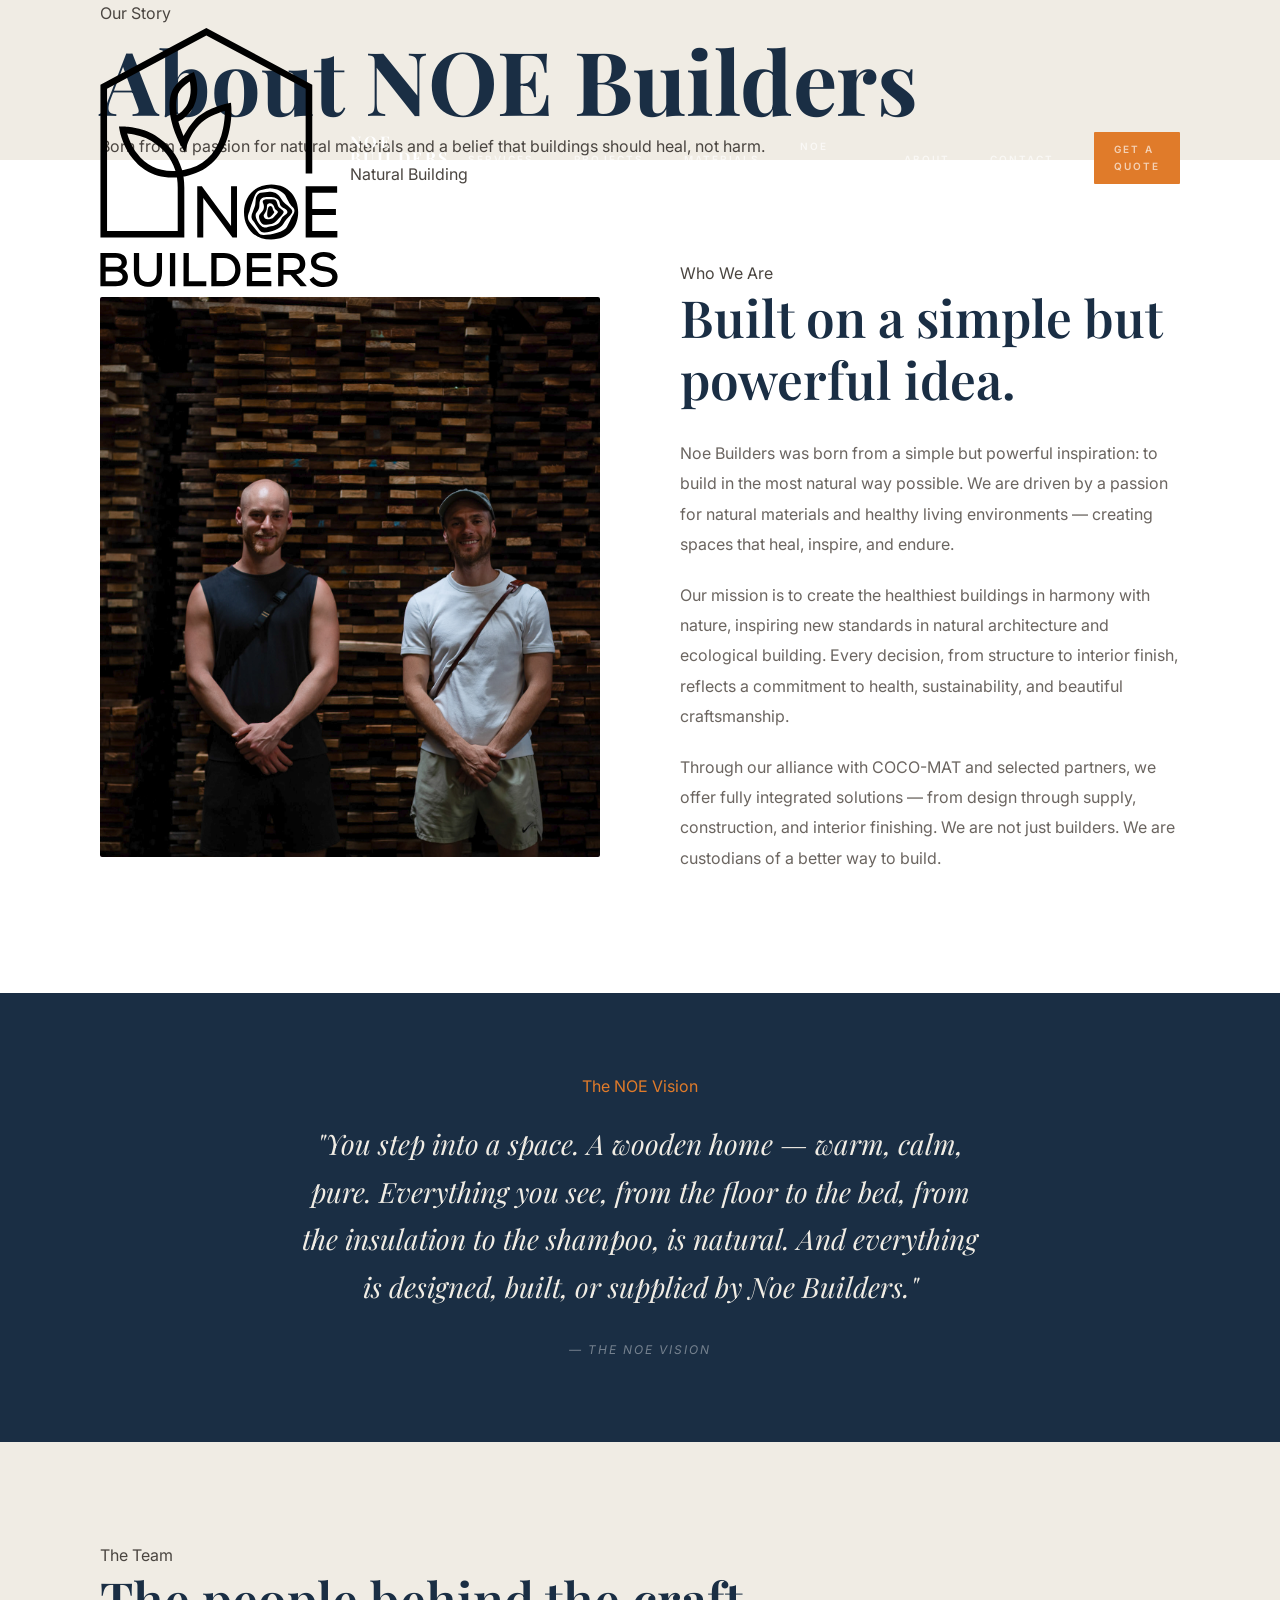
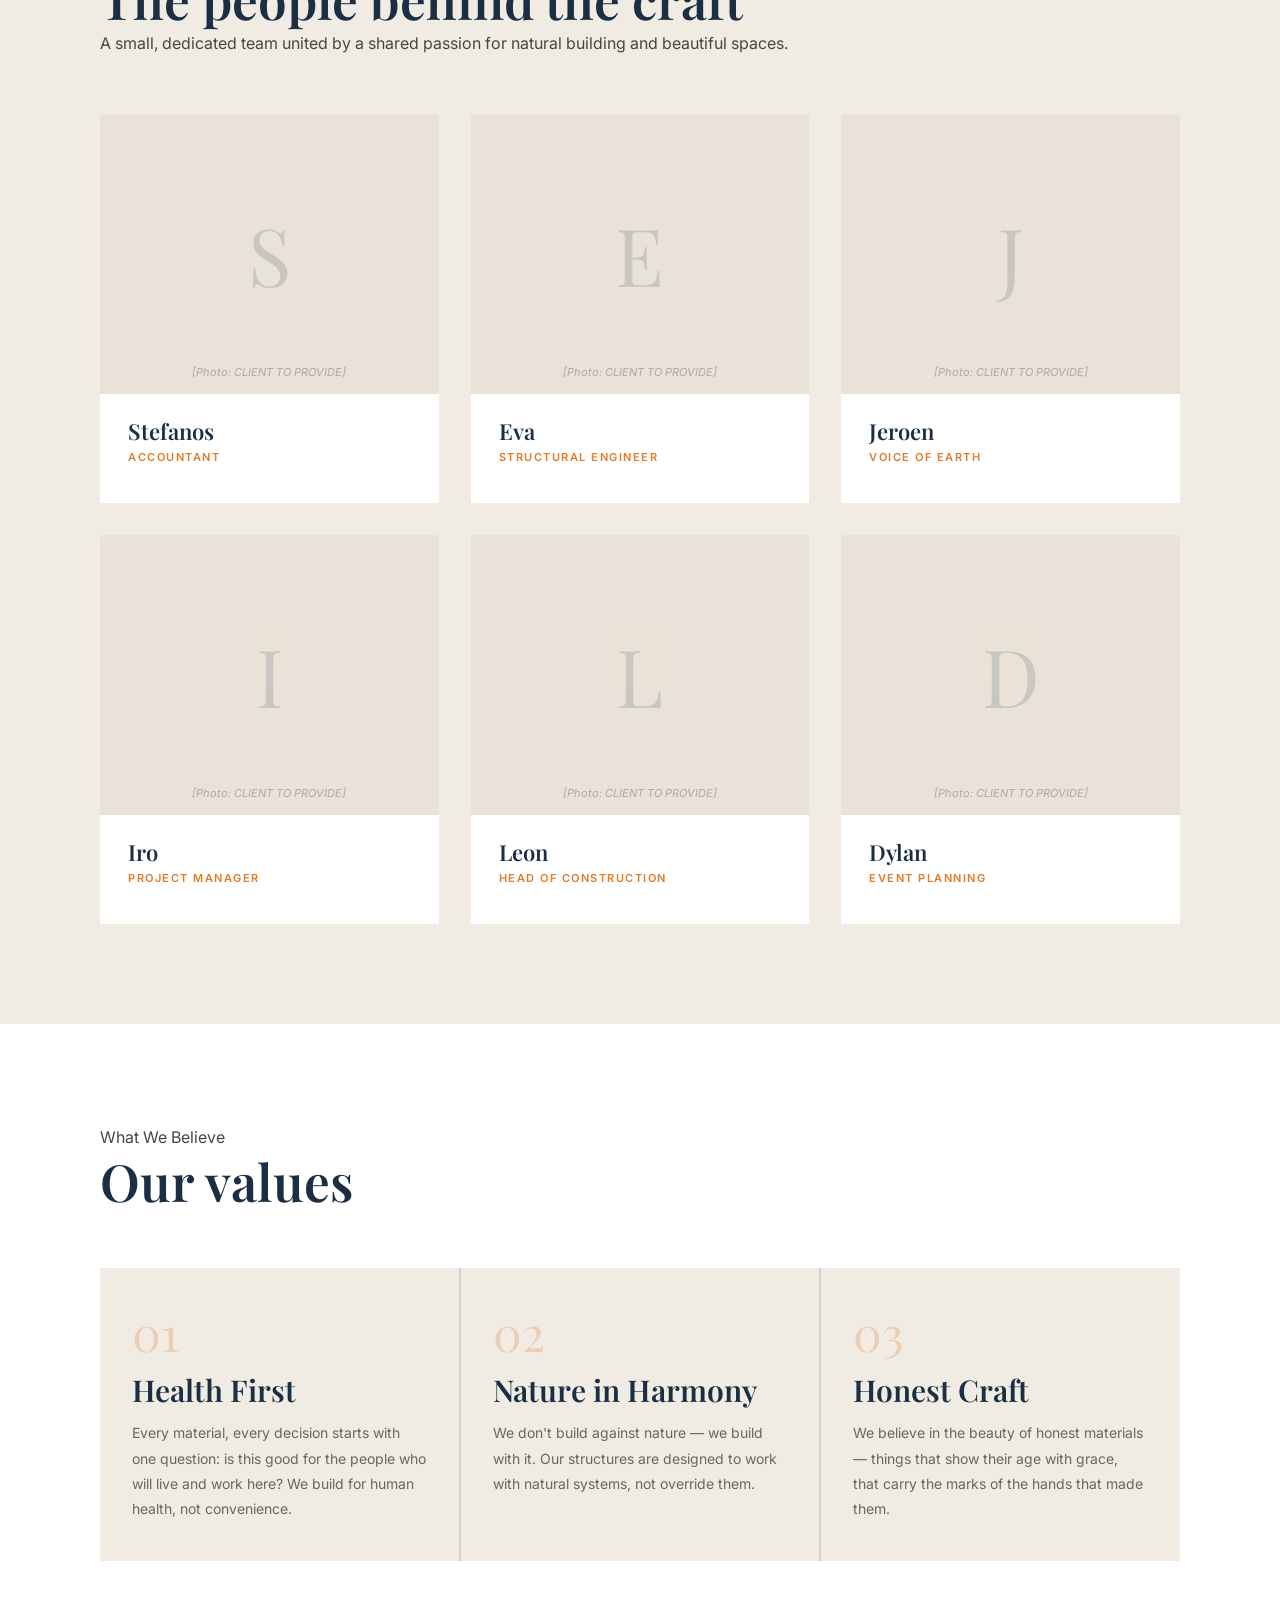
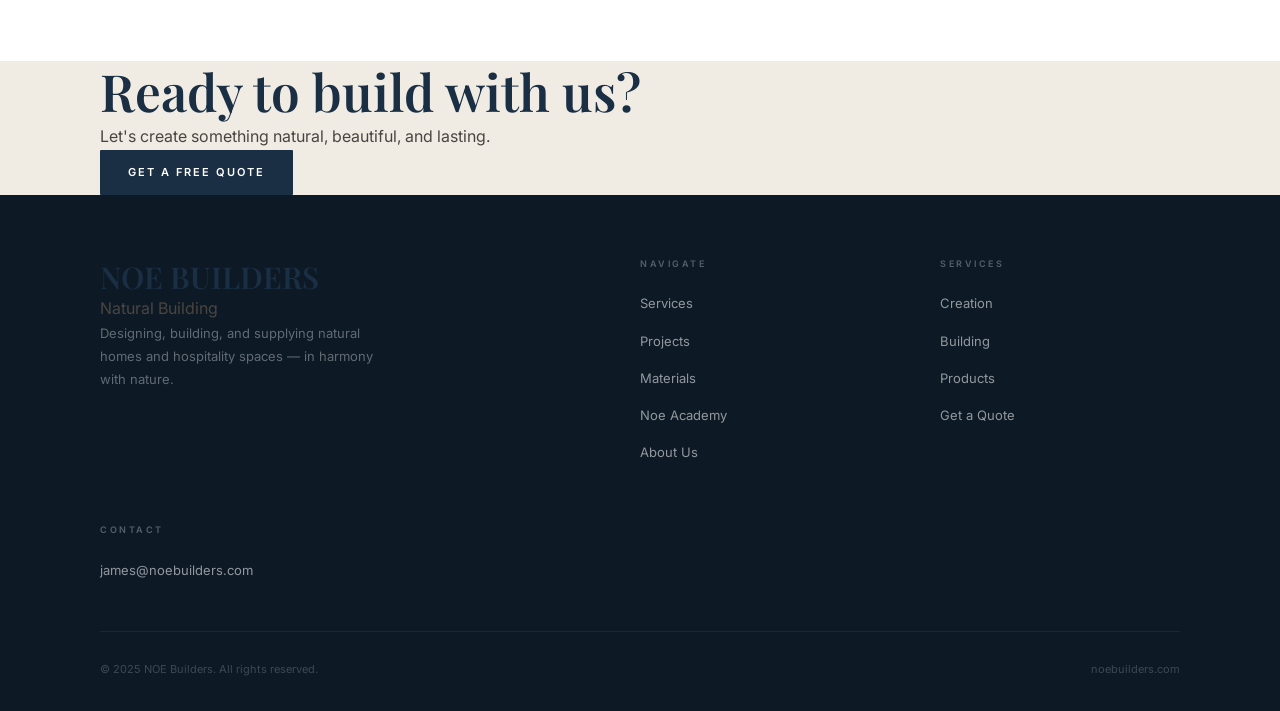
<file: about.html>
<!DOCTYPE html>
<html lang="en">
<head>
  <meta charset="UTF-8" />
  <meta name="viewport" content="width=device-width, initial-scale=1.0" />
  <title>About — NOE Builders</title>
  <link rel="stylesheet" href="css/style.css" />
  <style>
    .fade-in { opacity: 0; transform: translateY(24px); transition: opacity 0.7s ease, transform 0.7s ease; }
    .fade-in.visible { opacity: 1; transform: translateY(0); }
    .fade-in-delay-1 { transition-delay: 0.1s; }
    .fade-in-delay-2 { transition-delay: 0.2s; }

    .about-story {
      padding: 100px 0;
      background: #fff;
    }

    .about-story .container {
      display: grid;
      grid-template-columns: 1fr 1fr;
      gap: 80px;
      align-items: center;
    }

    .about-img {
      height: 560px;
      border-radius: 2px;
      overflow: hidden;
    }

    .about-img img { height: 100%; }

    .about-text h2 { margin-bottom: 8px; }
    .about-text .divider { margin: 20px 0 28px; }
    .about-text p { color: #6b6560; line-height: 1.9; margin-bottom: 20px; }

    .about-vision {
      padding: 80px 0;
      background: #1a2e44;
    }

    .about-vision .container {
      max-width: 760px;
      text-align: center;
    }

    .about-vision blockquote {
      font-family: 'Playfair Display', serif;
      font-style: italic;
      font-size: clamp(20px, 2.5vw, 28px);
      color: #f0ece4;
      line-height: 1.7;
      margin-bottom: 24px;
    }

    .about-vision cite {
      font-size: 12px;
      letter-spacing: 2px;
      text-transform: uppercase;
      color: rgba(255,255,255,0.4);
    }

    /* Team */
    .team-section {
      padding: 100px 0;
      background: #f0ece4;
    }

    .team-full-grid {
      display: grid;
      grid-template-columns: repeat(3, 1fr);
      gap: 32px;
      margin-top: 56px;
    }

    .team-full-card {
      background: #fff;
      border-radius: 2px;
      overflow: hidden;
      transition: transform 0.3s, box-shadow 0.3s;
    }

    .team-full-card:hover {
      transform: translateY(-4px);
      box-shadow: 0 8px 32px rgba(0,0,0,0.1);
    }

    .team-full-photo {
      height: 280px;
      background: #e8e2d8;
      position: relative;
      overflow: hidden;
    }

    .team-full-photo .initial {
      position: absolute;
      inset: 0;
      display: flex;
      align-items: center;
      justify-content: center;
      font-family: 'Playfair Display', serif;
      font-size: 80px;
      color: #1a2e44;
      opacity: 0.15;
    }

    .team-full-photo .placeholder-text {
      position: absolute;
      bottom: 12px;
      left: 0; right: 0;
      text-align: center;
      font-size: 11px;
      color: #b0a99e;
      font-style: italic;
    }

    .team-full-body {
      padding: 24px 28px;
    }

    .team-full-body h3 { font-size: 22px; margin-bottom: 4px; }

    .team-full-role {
      font-size: 11px;
      font-weight: 600;
      letter-spacing: 1.5px;
      text-transform: uppercase;
      color: #e07b2a;
      margin-bottom: 12px;
    }

    /* Values */
    .values-section {
      padding: 100px 0;
      background: #fff;
    }

    .values-grid {
      display: grid;
      grid-template-columns: repeat(3, 1fr);
      gap: 2px;
      background: #d4cfc8;
      margin-top: 56px;
    }

    .value-card {
      background: #f0ece4;
      padding: 40px 32px;
      transition: background 0.3s;
    }

    .value-card:hover { background: #fff; }

    .value-num {
      font-family: 'Playfair Display', serif;
      font-size: 48px;
      color: #e07b2a;
      opacity: 0.25;
      line-height: 1;
      margin-bottom: 16px;
    }

    .value-card h3 { margin-bottom: 12px; }
    .value-card p { color: #6b6560; font-size: 14px; line-height: 1.8; }

    @media (max-width: 768px) {
      .about-story .container { grid-template-columns: 1fr; }
      .about-img { height: 300px; }
      .team-full-grid { grid-template-columns: 1fr 1fr; }
      .values-grid { grid-template-columns: 1fr; }
    }

    @media (max-width: 480px) {
      .team-full-grid { grid-template-columns: 1fr; }
    }
  </style>
</head>
<body>

  <nav class="navbar scrolled">
    <div class="container nav-inner">
      <a href="index.html" class="nav-logo">
        <div class="nav-logo-icon"><img src="images/logo.svg" alt="NOE Builders Logo" /></div>
        <div class="nav-logo-text">
          <span class="nav-logo-name">NOE BUILDERS</span>
          <span class="nav-logo-tagline">Natural Building</span>
        </div>
      </a>
      <ul class="nav-links">
        <li><a href="services.html">Services</a></li>
        <li><a href="projects.html">Projects</a></li>
        <li><a href="materials.html">Materials</a></li>
        <li><a href="academy.html">Noe Academy</a></li>
        <li><a href="about.html">About</a></li>
        <li><a href="contact.html">Contact</a></li>
        <li><a href="quote.html" class="btn btn-primary nav-cta">Get a Quote</a></li>
      </ul>
      <div class="hamburger"><span></span><span></span><span></span></div>
    </div>
  </nav>

  <div class="page-hero">
    <div class="container">
      <span class="section-label">Our Story</span>
      <h1>About NOE Builders</h1>
      <p>Born from a passion for natural materials and a belief that buildings should heal, not harm.</p>
    </div>
  </div>

  <!-- Story -->
  <section class="about-story">
    <div class="container">
      <div class="about-img fade-in watermark-wrap">
        <img src="images/projects/L1050656.jpg" alt="NOE Builders team at timber warehouse" />
        <span class="watermark">Indonesia · Timber sourcing</span>
      </div>
      <div class="about-text fade-in fade-in-delay-1">
        <span class="section-label">Who We Are</span>
        <h2>Built on a simple but powerful idea.</h2>
        <div class="divider"></div>
        <p>Noe Builders was born from a simple but powerful inspiration: to build in the most natural way possible. We are driven by a passion for natural materials and healthy living environments — creating spaces that heal, inspire, and endure.</p>
        <p>Our mission is to create the healthiest buildings in harmony with nature, inspiring new standards in natural architecture and ecological building. Every decision, from structure to interior finish, reflects a commitment to health, sustainability, and beautiful craftsmanship.</p>
        <p>Through our alliance with COCO-MAT and selected partners, we offer fully integrated solutions — from design through supply, construction, and interior finishing. We are not just builders. We are custodians of a better way to build.</p>
      </div>
    </div>
  </section>

  <!-- Vision Quote -->
  <section class="about-vision">
    <div class="container fade-in">
      <span class="section-label" style="color:#e07b2a">The NOE Vision</span>
      <blockquote style="margin-top:20px">
        "You step into a space. A wooden home — warm, calm, pure. Everything you see, from the floor to the bed, from the insulation to the shampoo, is natural. And everything is designed, built, or supplied by Noe Builders."
      </blockquote>
      <cite>— The NOE Vision</cite>
    </div>
  </section>

  <!-- Team -->
  <section class="team-section">
    <div class="container">
      <div class="section-header fade-in">
        <span class="section-label">The Team</span>
        <h2>The people behind the craft</h2>
        <div class="divider"></div>
        <p>A small, dedicated team united by a shared passion for natural building and beautiful spaces.</p>
      </div>

      <div class="team-full-grid">
        <div class="team-full-card fade-in">
          <div class="team-full-photo">
            <div class="initial">S</div>
            <div class="placeholder-text">[Photo: CLIENT TO PROVIDE]</div>
          </div>
          <div class="team-full-body">
            <h3>Stefanos</h3>
            <div class="team-full-role">Accountant</div>
          </div>
        </div>
        <div class="team-full-card fade-in fade-in-delay-1">
          <div class="team-full-photo">
            <div class="initial">E</div>
            <div class="placeholder-text">[Photo: CLIENT TO PROVIDE]</div>
          </div>
          <div class="team-full-body">
            <h3>Eva</h3>
            <div class="team-full-role">Structural Engineer</div>
          </div>
        </div>
        <div class="team-full-card fade-in fade-in-delay-2">
          <div class="team-full-photo">
            <div class="initial">J</div>
            <div class="placeholder-text">[Photo: CLIENT TO PROVIDE]</div>
          </div>
          <div class="team-full-body">
            <h3>Jeroen</h3>
            <div class="team-full-role">Voice of Earth</div>
          </div>
        </div>
        <div class="team-full-card fade-in">
          <div class="team-full-photo">
            <div class="initial">I</div>
            <div class="placeholder-text">[Photo: CLIENT TO PROVIDE]</div>
          </div>
          <div class="team-full-body">
            <h3>Iro</h3>
            <div class="team-full-role">Project Manager</div>
          </div>
        </div>
        <div class="team-full-card fade-in fade-in-delay-1">
          <div class="team-full-photo">
            <div class="initial">L</div>
            <div class="placeholder-text">[Photo: CLIENT TO PROVIDE]</div>
          </div>
          <div class="team-full-body">
            <h3>Leon</h3>
            <div class="team-full-role">Head of Construction</div>
          </div>
        </div>
        <div class="team-full-card fade-in fade-in-delay-2">
          <div class="team-full-photo">
            <div class="initial">D</div>
            <div class="placeholder-text">[Photo: CLIENT TO PROVIDE]</div>
          </div>
          <div class="team-full-body">
            <h3>Dylan</h3>
            <div class="team-full-role">Event Planning</div>
          </div>
        </div>
      </div>
    </div>
  </section>

  <!-- Values -->
  <section class="values-section">
    <div class="container">
      <div class="section-header fade-in">
        <span class="section-label">What We Believe</span>
        <h2>Our values</h2>
        <div class="divider"></div>
      </div>

      <div class="values-grid">
        <div class="value-card fade-in">
          <div class="value-num">01</div>
          <h3>Health First</h3>
          <p>Every material, every decision starts with one question: is this good for the people who will live and work here? We build for human health, not convenience.</p>
        </div>
        <div class="value-card fade-in fade-in-delay-1">
          <div class="value-num">02</div>
          <h3>Nature in Harmony</h3>
          <p>We don't build against nature — we build with it. Our structures are designed to work with natural systems, not override them.</p>
        </div>
        <div class="value-card fade-in fade-in-delay-2">
          <div class="value-num">03</div>
          <h3>Honest Craft</h3>
          <p>We believe in the beauty of honest materials — things that show their age with grace, that carry the marks of the hands that made them.</p>
        </div>
      </div>
    </div>
  </section>

  <section class="philosophy">
    <div class="container">
      <div class="philosophy-text">
        <h2>Ready to build with us?</h2>
        <p>Let's create something natural, beautiful, and lasting.</p>
      </div>
      <a href="quote.html" class="btn btn-dark">Get a Free Quote</a>
    </div>
  </section>

  <footer class="footer">
    <div class="container">
      <div class="footer-grid">
        <div class="footer-brand">
          <h3>NOE BUILDERS</h3>
          <div class="tagline">Natural Building</div>
          <p>Designing, building, and supplying natural homes and hospitality spaces — in harmony with nature.</p>
        </div>
        <div class="footer-col">
          <h4>Navigate</h4>
          <ul>
            <li><a href="services.html">Services</a></li>
            <li><a href="projects.html">Projects</a></li>
            <li><a href="materials.html">Materials</a></li>
            <li><a href="academy.html">Noe Academy</a></li>
            <li><a href="about.html">About Us</a></li>
          </ul>
        </div>
        <div class="footer-col">
          <h4>Services</h4>
          <ul>
            <li><a href="services.html#creation">Creation</a></li>
            <li><a href="services.html#building">Building</a></li>
            <li><a href="services.html#products">Products</a></li>
            <li><a href="quote.html">Get a Quote</a></li>
          </ul>
        </div>
        <div class="footer-col footer-contact">
          <h4>Contact</h4>
          <p><a href="mailto:james@noebuilders.com">james@noebuilders.com</a></p>
        </div>
      </div>
      <div class="footer-bottom">
        <p>&copy; 2025 NOE Builders. All rights reserved.</p>
        <p>noebuilders.com</p>
      </div>
    </div>
  </footer>

  <script src="js/main.js"></script>
</body>
</html>
</file>
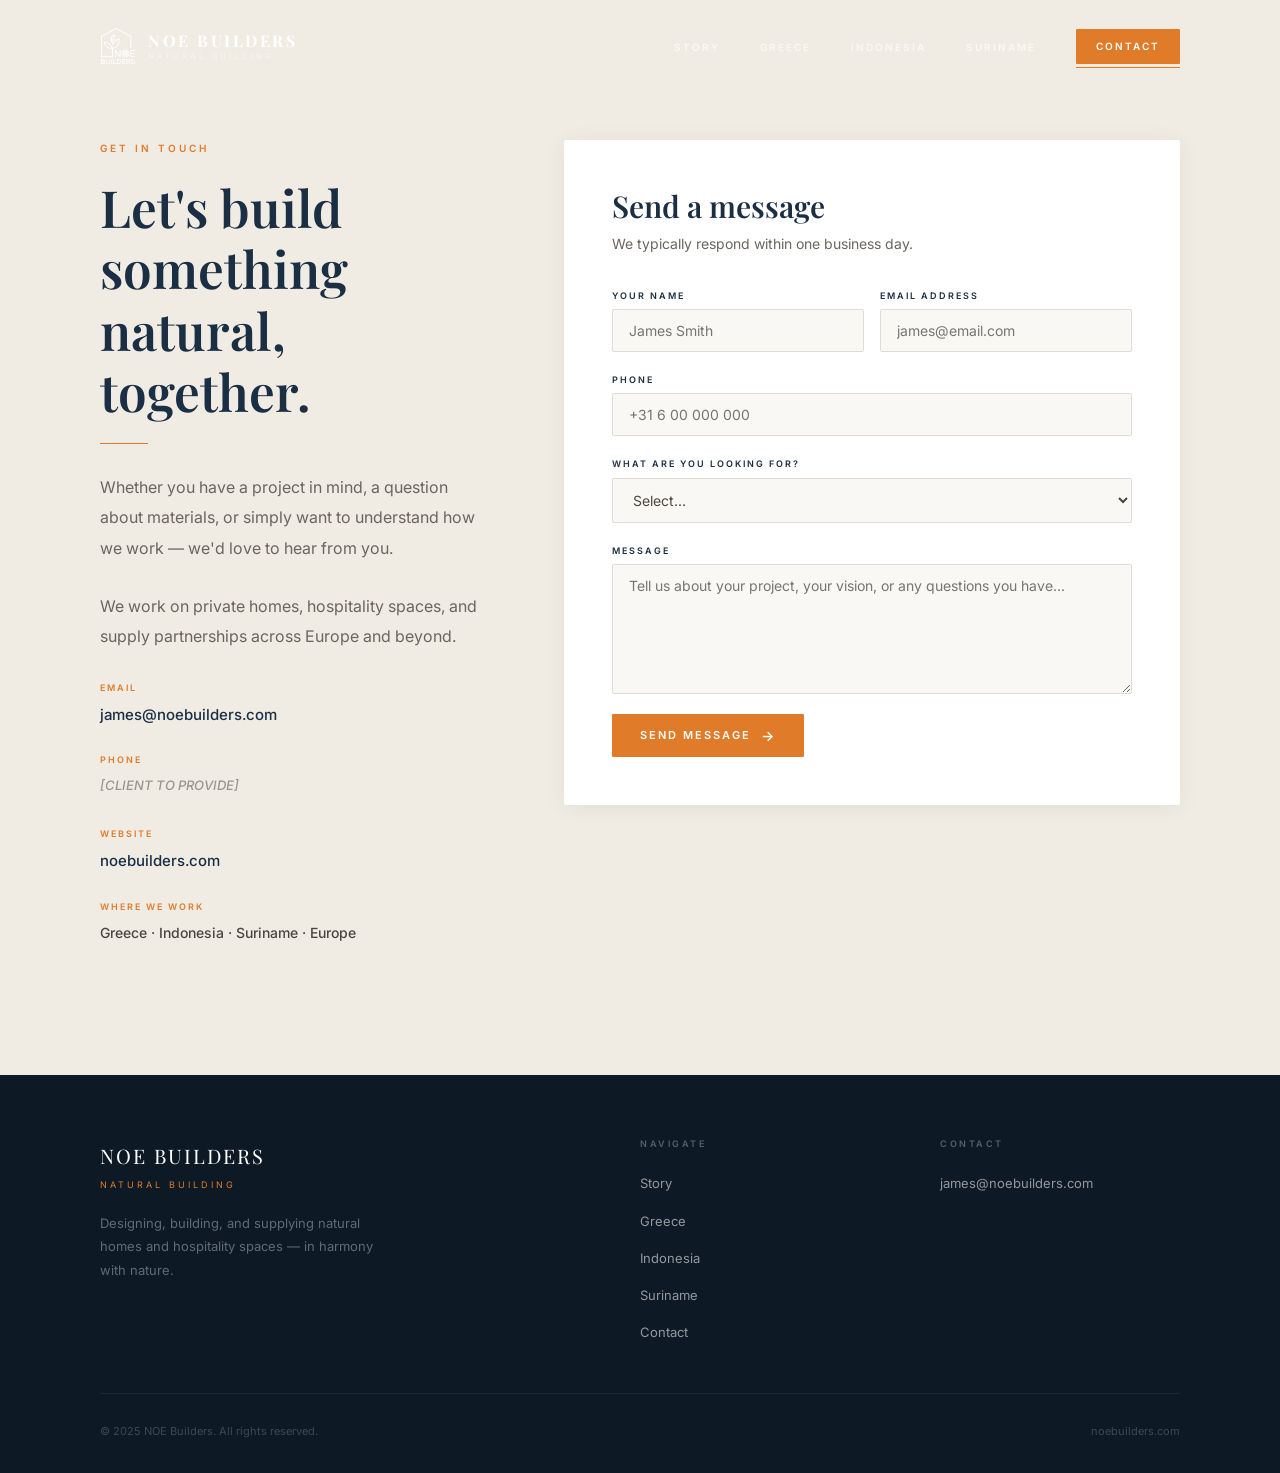
<file: contact.html>
<!DOCTYPE html>
<html lang="en">
<head>
  <meta charset="UTF-8" />
  <meta name="viewport" content="width=device-width, initial-scale=1.0" />
  <title>Contact — NOE Builders</title>
  <meta name="description" content="Get in touch with NOE Builders — let's build something natural, beautiful, and lasting together." />
  <link rel="stylesheet" href="css/style.css" />
</head>
<body>

  <nav class="navbar scrolled">
    <div class="container nav-inner">
      <a href="index.html" class="nav-logo">
        <img src="images/logo.svg" class="nav-logo-img" alt="NOE Builders" />
        <div class="nav-logo-text">
          <span class="nav-logo-name">NOE BUILDERS</span>
          <span class="nav-logo-tag">Natural Building</span>
        </div>
      </a>
      <ul class="nav-links">
        <li><a href="index.html">Story</a></li>
        <li><a href="greece.html">Greece</a></li>
        <li><a href="indonesia.html">Indonesia</a></li>
        <li><a href="suriname.html">Suriname</a></li>
        <li><a href="contact.html" class="btn btn-primary nav-cta active">Contact</a></li>
      </ul>
      <div class="hamburger"><span></span><span></span><span></span></div>
    </div>
  </nav>

  <section class="contact-page">
    <div class="container">
      <div class="contact-grid">

        <div class="contact-info fade-in">
          <span class="label">Get in Touch</span>
          <h2>Let's build something natural, together.</h2>
          <div class="rule"></div>
          <p>Whether you have a project in mind, a question about materials, or simply want to understand how we work — we'd love to hear from you.</p>
          <p>We work on private homes, hospitality spaces, and supply partnerships across Europe and beyond.</p>

          <div class="contact-detail">
            <div class="contact-detail-label">Email</div>
            <a href="mailto:james@noebuilders.com">james@noebuilders.com</a>
          </div>
          <div class="contact-detail">
            <div class="contact-detail-label">Phone</div>
            <p style="color:#9b9590; font-style:italic; font-size:13px;">[CLIENT TO PROVIDE]</p>
          </div>
          <div class="contact-detail">
            <div class="contact-detail-label">Website</div>
            <a href="https://noebuilders.com">noebuilders.com</a>
          </div>
          <div class="contact-detail">
            <div class="contact-detail-label">Where we work</div>
            <p style="font-size:14px; color:#4a4540;">Greece · Indonesia · Suriname · Europe</p>
          </div>
        </div>

        <div class="contact-form-wrap fade-in fd1">
          <h3>Send a message</h3>
          <p>We typically respond within one business day.</p>
          <form class="form-fields" data-form="contact">
            <div class="form-row">
              <div class="form-group">
                <label>Your Name</label>
                <input type="text" placeholder="James Smith" required />
              </div>
              <div class="form-group">
                <label>Email Address</label>
                <input type="email" placeholder="james@email.com" required />
              </div>
            </div>
            <div class="form-group">
              <label>Phone</label>
              <input type="tel" placeholder="+31 6 00 000 000" />
            </div>
            <div class="form-group">
              <label>What are you looking for?</label>
              <select>
                <option value="">Select...</option>
                <option>Natural Building Project</option>
                <option>Timber Supply</option>
                <option>Wool Insulation</option>
                <option>Flooring or Furniture</option>
                <option>Hospitality Project</option>
                <option>General Enquiry</option>
              </select>
            </div>
            <div class="form-group">
              <label>Message</label>
              <textarea placeholder="Tell us about your project, your vision, or any questions you have..."></textarea>
            </div>
            <button type="submit" class="btn btn-primary btn-arrow" style="align-self:flex-start;">Send Message</button>
          </form>
        </div>

      </div>
    </div>
  </section>

  <footer class="footer">
    <div class="container">
      <div class="footer-grid">
        <div class="footer-brand">
          <div class="name">NOE BUILDERS</div>
          <span class="tag">Natural Building</span>
          <p>Designing, building, and supplying natural homes and hospitality spaces — in harmony with nature.</p>
        </div>
        <div class="footer-col">
          <h4>Navigate</h4>
          <ul>
            <li><a href="index.html">Story</a></li>
            <li><a href="greece.html">Greece</a></li>
            <li><a href="indonesia.html">Indonesia</a></li>
            <li><a href="suriname.html">Suriname</a></li>
            <li><a href="contact.html">Contact</a></li>
          </ul>
        </div>
        <div class="footer-col">
          <h4>Contact</h4>
          <ul>
            <li><a href="mailto:james@noebuilders.com">james@noebuilders.com</a></li>
          </ul>
        </div>
      </div>
      <div class="footer-bottom">
        <p>&copy; 2025 NOE Builders. All rights reserved.</p>
        <p>noebuilders.com</p>
      </div>
    </div>
  </footer>

  <script src="js/main.js"></script>
</body>
</html>
</file>
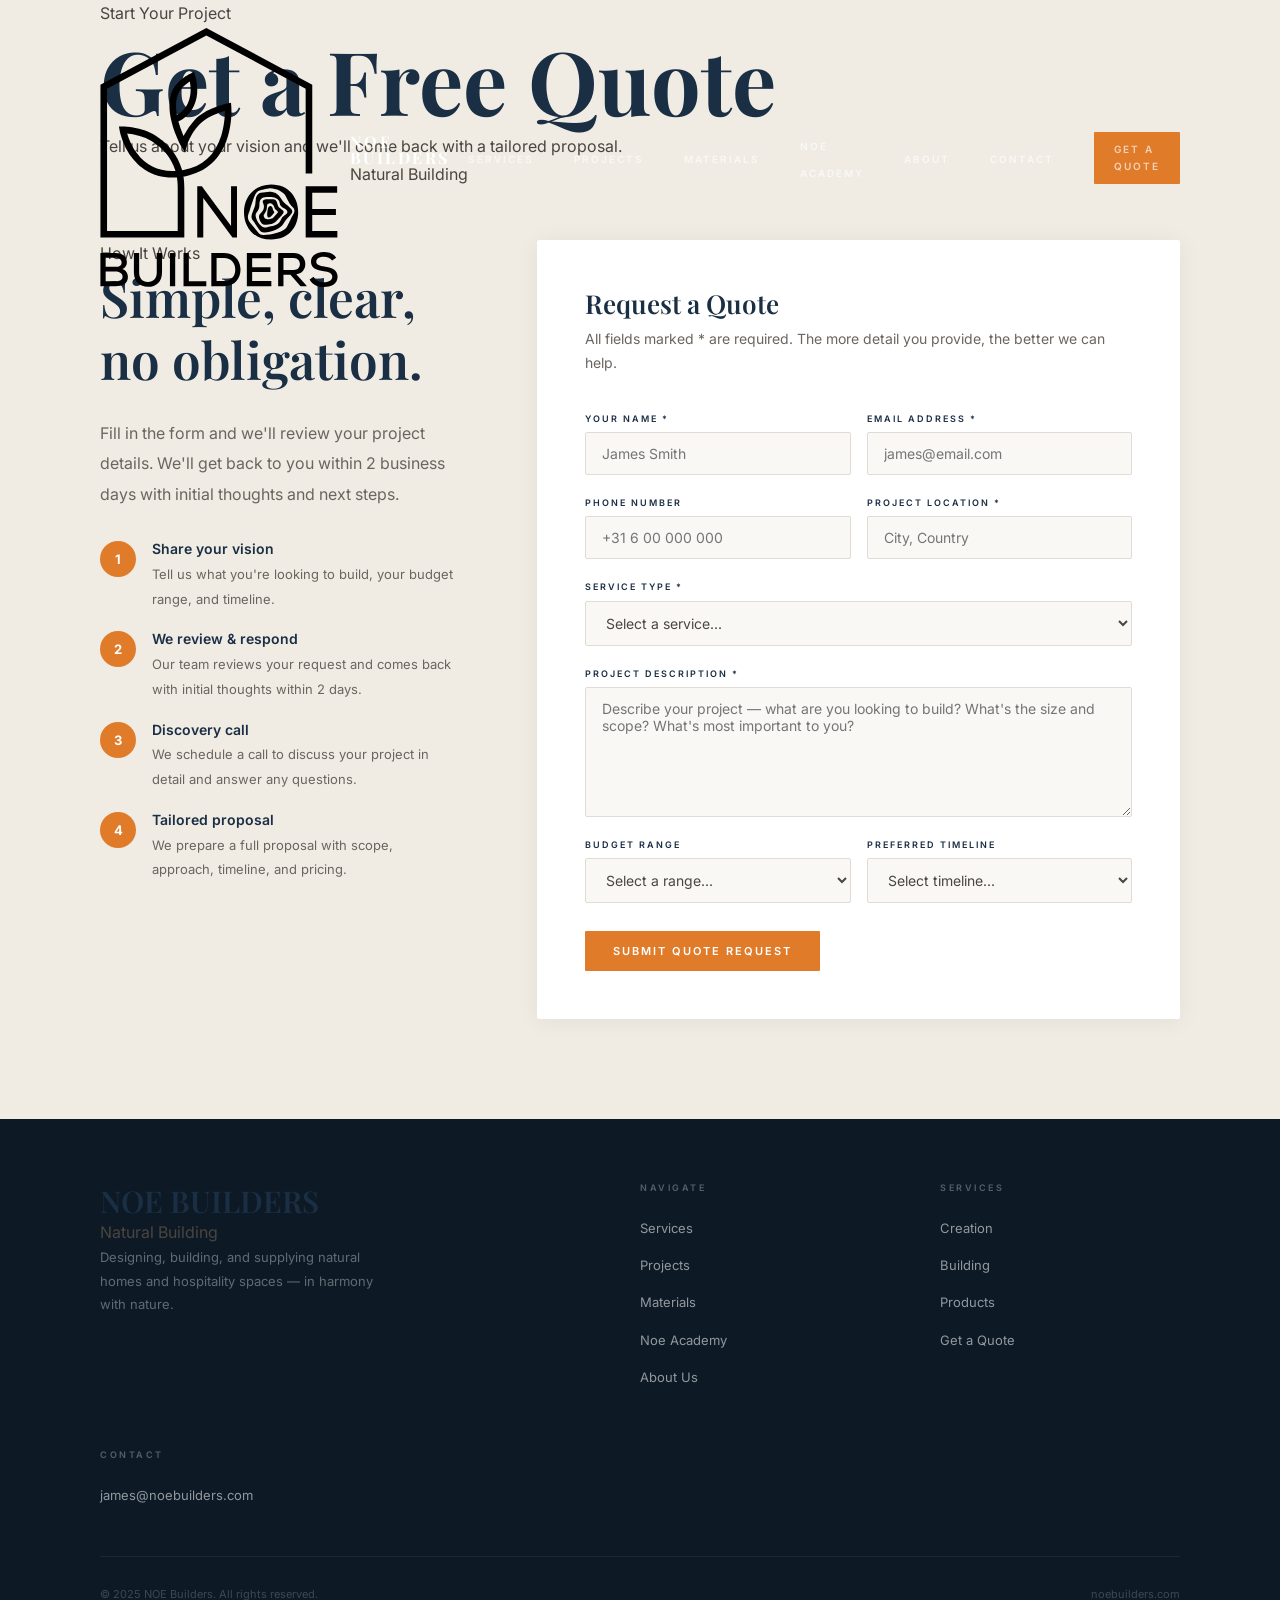
<file: quote.html>
<!DOCTYPE html>
<html lang="en">
<head>
  <meta charset="UTF-8" />
  <meta name="viewport" content="width=device-width, initial-scale=1.0" />
  <title>Get a Quote — NOE Builders</title>
  <link rel="stylesheet" href="css/style.css" />
  <style>
    .fade-in { opacity: 0; transform: translateY(24px); transition: opacity 0.7s ease, transform 0.7s ease; }
    .fade-in.visible { opacity: 1; transform: translateY(0); }

    .quote-page { padding: 80px 0 100px; }

    .quote-grid {
      display: grid;
      grid-template-columns: 1fr 1.8fr;
      gap: 80px;
      align-items: start;
    }

    .quote-info h2 { margin-bottom: 8px; }
    .quote-info .divider { margin: 20px 0 28px; }
    .quote-info p { color: #6b6560; line-height: 1.9; margin-bottom: 24px; }

    .quote-steps {
      display: flex;
      flex-direction: column;
      gap: 20px;
      margin-top: 32px;
    }

    .quote-step {
      display: flex;
      gap: 16px;
      align-items: flex-start;
    }

    .step-num {
      width: 36px;
      height: 36px;
      background: #e07b2a;
      color: #fff;
      border-radius: 50%;
      display: flex;
      align-items: center;
      justify-content: center;
      font-size: 13px;
      font-weight: 700;
      flex-shrink: 0;
    }

    .step-text h4 { font-family: 'Inter', sans-serif; font-size: 14px; font-weight: 600; color: #1a2e44; margin-bottom: 4px; }
    .step-text p { font-size: 13px; color: #6b6560; margin: 0; }

    .quote-form-card {
      background: #fff;
      border-radius: 2px;
      padding: 48px;
      box-shadow: 0 2px 24px rgba(0,0,0,0.06);
    }

    .quote-form-card h3 { font-size: 26px; margin-bottom: 8px; }
    .quote-form-card > p { color: #6b6560; font-size: 14px; margin-bottom: 36px; }

    .form-fields { display: flex; flex-direction: column; gap: 20px; }

    .form-row {
      display: grid;
      grid-template-columns: 1fr 1fr;
      gap: 16px;
    }

    @media (max-width: 768px) {
      .quote-grid { grid-template-columns: 1fr; gap: 48px; }
      .quote-form-card { padding: 28px; }
      .form-row { grid-template-columns: 1fr; }
    }
  </style>
</head>
<body>

  <nav class="navbar scrolled">
    <div class="container nav-inner">
      <a href="index.html" class="nav-logo">
        <div class="nav-logo-icon"><img src="images/logo.svg" alt="NOE Builders Logo" /></div>
        <div class="nav-logo-text">
          <span class="nav-logo-name">NOE BUILDERS</span>
          <span class="nav-logo-tagline">Natural Building</span>
        </div>
      </a>
      <ul class="nav-links">
        <li><a href="services.html">Services</a></li>
        <li><a href="projects.html">Projects</a></li>
        <li><a href="materials.html">Materials</a></li>
        <li><a href="academy.html">Noe Academy</a></li>
        <li><a href="about.html">About</a></li>
        <li><a href="contact.html">Contact</a></li>
        <li><a href="quote.html" class="btn btn-primary nav-cta">Get a Quote</a></li>
      </ul>
      <div class="hamburger"><span></span><span></span><span></span></div>
    </div>
  </nav>

  <div class="page-hero">
    <div class="container">
      <span class="section-label">Start Your Project</span>
      <h1>Get a Free Quote</h1>
      <p>Tell us about your vision and we'll come back with a tailored proposal.</p>
    </div>
  </div>

  <section class="quote-page">
    <div class="container">
      <div class="quote-grid">

        <div class="quote-info fade-in">
          <span class="section-label">How It Works</span>
          <h2>Simple, clear, no obligation.</h2>
          <div class="divider"></div>
          <p>Fill in the form and we'll review your project details. We'll get back to you within 2 business days with initial thoughts and next steps.</p>

          <div class="quote-steps">
            <div class="quote-step">
              <div class="step-num">1</div>
              <div class="step-text">
                <h4>Share your vision</h4>
                <p>Tell us what you're looking to build, your budget range, and timeline.</p>
              </div>
            </div>
            <div class="quote-step">
              <div class="step-num">2</div>
              <div class="step-text">
                <h4>We review &amp; respond</h4>
                <p>Our team reviews your request and comes back with initial thoughts within 2 days.</p>
              </div>
            </div>
            <div class="quote-step">
              <div class="step-num">3</div>
              <div class="step-text">
                <h4>Discovery call</h4>
                <p>We schedule a call to discuss your project in detail and answer any questions.</p>
              </div>
            </div>
            <div class="quote-step">
              <div class="step-num">4</div>
              <div class="step-text">
                <h4>Tailored proposal</h4>
                <p>We prepare a full proposal with scope, approach, timeline, and pricing.</p>
              </div>
            </div>
          </div>
        </div>

        <div class="quote-form-card fade-in">
          <h3>Request a Quote</h3>
          <p>All fields marked * are required. The more detail you provide, the better we can help.</p>

          <form class="form-fields" data-form="quote">
            <div class="form-row">
              <div class="form-group">
                <label>Your Name *</label>
                <input type="text" placeholder="James Smith" required />
              </div>
              <div class="form-group">
                <label>Email Address *</label>
                <input type="email" placeholder="james@email.com" required />
              </div>
            </div>
            <div class="form-row">
              <div class="form-group">
                <label>Phone Number</label>
                <input type="tel" placeholder="+31 6 00 000 000" />
              </div>
              <div class="form-group">
                <label>Project Location *</label>
                <input type="text" placeholder="City, Country" required />
              </div>
            </div>
            <div class="form-group">
              <label>Service Type *</label>
              <select required>
                <option value="">Select a service...</option>
                <option>Concept Developing</option>
                <option>Designing</option>
                <option>Architecture</option>
                <option>Wood Construction</option>
                <option>Wool Insulation</option>
                <option>Permaculture</option>
                <option>Flooring</option>
                <option>Furniture</option>
                <option>Tiles</option>
                <option>Full Project (Multiple Services)</option>
              </select>
            </div>
            <div class="form-group">
              <label>Project Description *</label>
              <textarea placeholder="Describe your project — what are you looking to build? What's the size and scope? What's most important to you?" required></textarea>
            </div>
            <div class="form-row">
              <div class="form-group">
                <label>Budget Range</label>
                <select>
                  <option value="">Select a range...</option>
                  <option>Under €50,000</option>
                  <option>€50,000 – €150,000</option>
                  <option>€150,000 – €500,000</option>
                  <option>€500,000 – €1,000,000</option>
                  <option>Over €1,000,000</option>
                  <option>Flexible / Open to discussion</option>
                </select>
              </div>
              <div class="form-group">
                <label>Preferred Timeline</label>
                <select>
                  <option value="">Select timeline...</option>
                  <option>As soon as possible</option>
                  <option>Within 3 months</option>
                  <option>3–6 months</option>
                  <option>6–12 months</option>
                  <option>1–2 years</option>
                  <option>No specific timeline</option>
                </select>
              </div>
            </div>
            <button type="submit" class="btn btn-primary" style="align-self:flex-start; margin-top:8px">Submit Quote Request</button>
          </form>
        </div>

      </div>
    </div>
  </section>

  <footer class="footer">
    <div class="container">
      <div class="footer-grid">
        <div class="footer-brand">
          <h3>NOE BUILDERS</h3>
          <div class="tagline">Natural Building</div>
          <p>Designing, building, and supplying natural homes and hospitality spaces — in harmony with nature.</p>
        </div>
        <div class="footer-col">
          <h4>Navigate</h4>
          <ul>
            <li><a href="services.html">Services</a></li>
            <li><a href="projects.html">Projects</a></li>
            <li><a href="materials.html">Materials</a></li>
            <li><a href="academy.html">Noe Academy</a></li>
            <li><a href="about.html">About Us</a></li>
          </ul>
        </div>
        <div class="footer-col">
          <h4>Services</h4>
          <ul>
            <li><a href="services.html#creation">Creation</a></li>
            <li><a href="services.html#building">Building</a></li>
            <li><a href="services.html#products">Products</a></li>
            <li><a href="quote.html">Get a Quote</a></li>
          </ul>
        </div>
        <div class="footer-col footer-contact">
          <h4>Contact</h4>
          <p><a href="mailto:james@noebuilders.com">james@noebuilders.com</a></p>
        </div>
      </div>
      <div class="footer-bottom">
        <p>&copy; 2025 NOE Builders. All rights reserved.</p>
        <p>noebuilders.com</p>
      </div>
    </div>
  </footer>

  <script src="js/main.js"></script>
</body>
</html>
</file>
<file: css/style.css>
/* ============================================================
   NOE BUILDERS — Travel Journal Redesign
   ============================================================ */

@import url('https://fonts.googleapis.com/css2?family=Playfair+Display:ital,wght@0,400;0,600;0,700;1,400;1,600&family=Inter:wght@300;400;500;600&display=swap');

*, *::before, *::after { box-sizing: border-box; margin: 0; padding: 0; }
html { scroll-behavior: smooth; }

body {
  font-family: 'Inter', sans-serif;
  background: #f0ece4;
  color: #4a4540;
  font-size: 16px;
  line-height: 1.7;
}

img { display: block; width: 100%; object-fit: cover; }
a { color: inherit; text-decoration: none; }
ul { list-style: none; }

/* ── Typography ── */
h1, h2, h3, h4 {
  font-family: 'Playfair Display', Georgia, serif;
  color: #1a2e44;
  line-height: 1.2;
}

h1 { font-size: clamp(40px, 7vw, 88px); font-weight: 700; }
h2 { font-size: clamp(28px, 4vw, 52px); font-weight: 600; }
h3 { font-size: clamp(20px, 2.5vw, 30px); font-weight: 600; }

/* ── Utility ── */
.container { max-width: 1160px; margin: 0 auto; padding: 0 40px; }
.container-narrow { max-width: 760px; margin: 0 auto; padding: 0 40px; }

.label {
  font-size: 10px;
  font-weight: 600;
  letter-spacing: 3px;
  text-transform: uppercase;
  color: #e07b2a;
}

.rule {
  width: 48px;
  height: 1px;
  background: #e07b2a;
  margin: 20px 0;
}

/* ── Buttons ── */
.btn {
  display: inline-flex;
  align-items: center;
  gap: 10px;
  padding: 13px 28px;
  font-family: 'Inter', sans-serif;
  font-size: 11px;
  font-weight: 600;
  letter-spacing: 2px;
  text-transform: uppercase;
  border: none;
  cursor: pointer;
  transition: all 0.25s ease;
  border-radius: 1px;
}

.btn-primary { background: #e07b2a; color: #fff; }
.btn-primary:hover { background: #c56820; }
.btn-dark { background: #1a2e44; color: #fff; }
.btn-dark:hover { background: #0f1e2e; }
.btn-ghost { background: transparent; color: #fff; border: 1px solid rgba(255,255,255,0.5); }
.btn-ghost:hover { background: #fff; color: #1a2e44; border-color: #fff; }

.btn-arrow::after { content: '→'; font-size: 14px; }

/* ── Watermark ── */
.wm-wrap { position: relative; overflow: hidden; }
.wm {
  position: absolute;
  bottom: 16px;
  left: 16px;
  background: rgba(10,20,35,0.55);
  color: rgba(255,255,255,0.9);
  font-size: 9px;
  font-weight: 600;
  letter-spacing: 2.5px;
  text-transform: uppercase;
  padding: 5px 10px;
  backdrop-filter: blur(8px);
  z-index: 5;
  display: flex;
  align-items: center;
  gap: 7px;
  pointer-events: none;
}
.wm::before {
  content: '';
  width: 4px; height: 4px;
  background: #e07b2a;
  border-radius: 50%;
  flex-shrink: 0;
}

/* ============================================================
   NAVIGATION
   ============================================================ */
.navbar {
  position: fixed;
  top: 0; left: 0; right: 0;
  z-index: 1000;
  padding: 28px 0;
  transition: all 0.4s ease;
}

.navbar.scrolled {
  background: rgba(15, 25, 40, 0.96);
  backdrop-filter: blur(12px);
  padding: 16px 0;
  box-shadow: 0 1px 0 rgba(255,255,255,0.06);
}

.nav-inner {
  display: flex;
  align-items: center;
  justify-content: space-between;
}

.nav-logo {
  display: flex;
  align-items: center;
  gap: 12px;
}

.nav-logo-img {
  width: 36px !important;
  height: 36px !important;
  min-width: 36px;
  object-fit: contain;
  filter: brightness(0) invert(1);
  flex-shrink: 0;
}

.nav-logo-text {
  display: flex;
  flex-direction: column;
  line-height: 1;
}

.nav-logo-name {
  font-family: 'Playfair Display', serif;
  font-size: 16px;
  font-weight: 700;
  color: #fff;
  letter-spacing: 2.5px;
}

.nav-logo-tag {
  font-size: 8px;
  font-weight: 500;
  letter-spacing: 3px;
  text-transform: uppercase;
  color: rgba(255,255,255,0.45);
  margin-top: 3px;
}

.nav-links {
  display: flex;
  align-items: center;
  gap: 40px;
}

.nav-links a {
  font-size: 10px;
  font-weight: 600;
  letter-spacing: 2px;
  text-transform: uppercase;
  color: rgba(255,255,255,0.65);
  transition: color 0.2s;
  position: relative;
}

.nav-links a:hover { color: #fff; }

.nav-links a.active { color: #fff; }

.nav-links a.active::after {
  content: '';
  position: absolute;
  bottom: -4px; left: 0; right: 0;
  height: 1px;
  background: #e07b2a;
}

.nav-cta {
  padding: 9px 20px !important;
  font-size: 10px !important;
}

.hamburger {
  display: none;
  flex-direction: column;
  gap: 5px;
  cursor: pointer;
}
.hamburger span {
  display: block;
  width: 22px; height: 1.5px;
  background: #fff;
  transition: all 0.3s;
}

/* ============================================================
   HERO — Full screen
   ============================================================ */
.hero {
  position: relative;
  height: 100vh;
  min-height: 600px;
  display: flex;
  align-items: flex-end;
  overflow: hidden;
}

.hero-img {
  position: absolute;
  inset: 0;
  background-size: cover;
  background-position: center;
  transform: scale(1.05);
  animation: heroZoom 12s ease-out forwards;
}

@keyframes heroZoom {
  from { transform: scale(1.05); }
  to   { transform: scale(1.0); }
}

.hero-overlay {
  position: absolute;
  inset: 0;
  background: linear-gradient(
    to top,
    rgba(10,20,30,0.85) 0%,
    rgba(10,20,30,0.3) 50%,
    rgba(10,20,30,0.15) 100%
  );
}

.hero-content {
  position: relative;
  z-index: 1;
  padding: 0 0 80px 0;
  width: 100%;
}

.hero-content .container {
  display: flex;
  flex-direction: column;
  align-items: flex-start;
}

.hero-eyebrow {
  font-size: 10px;
  font-weight: 600;
  letter-spacing: 4px;
  text-transform: uppercase;
  color: rgba(255,255,255,0.55);
  margin-bottom: 16px;
}

.hero h1 {
  color: #fff;
  margin-bottom: 28px;
  max-width: 800px;
}

.hero h1 em {
  font-style: italic;
  color: #f0ece4;
}

.hero-sub {
  font-size: 16px;
  color: rgba(255,255,255,0.7);
  max-width: 500px;
  line-height: 1.8;
  margin-bottom: 36px;
  font-weight: 300;
}

.hero-actions { display: flex; gap: 14px; flex-wrap: wrap; }

.hero-wm {
  position: absolute;
  bottom: 28px;
  right: 40px;
  z-index: 2;
  display: flex;
  align-items: center;
  gap: 8px;
  font-size: 9px;
  font-weight: 600;
  letter-spacing: 2.5px;
  text-transform: uppercase;
  color: rgba(255,255,255,0.4);
}

.hero-wm::before {
  content: '';
  width: 4px; height: 4px;
  background: #e07b2a;
  border-radius: 50%;
}

.scroll-indicator {
  position: absolute;
  bottom: 40px;
  left: 50%;
  transform: translateX(-50%);
  z-index: 2;
  display: flex;
  flex-direction: column;
  align-items: center;
  gap: 8px;
}

.scroll-line {
  width: 1px;
  height: 50px;
  background: linear-gradient(to bottom, rgba(255,255,255,0.6), transparent);
  animation: scrollPulse 2s ease-in-out infinite;
}

@keyframes scrollPulse {
  0%,100% { opacity:0.4; }
  50% { opacity:1; }
}

/* ============================================================
   INTRO SECTION
   ============================================================ */
.intro {
  padding: 120px 0;
  background: #f0ece4;
}

.intro-grid {
  display: grid;
  grid-template-columns: 1fr 1fr;
  gap: 100px;
  align-items: center;
}

.intro-text .label { display: block; margin-bottom: 20px; }
.intro-text h2 { margin-bottom: 24px; }
.intro-text p { color: #6b6560; line-height: 1.9; margin-bottom: 16px; }

.intro-quote {
  padding-left: 32px;
  border-left: 2px solid #e07b2a;
}

.intro-quote blockquote {
  font-family: 'Playfair Display', serif;
  font-style: italic;
  font-size: clamp(18px, 2vw, 24px);
  color: #1a2e44;
  line-height: 1.7;
}

.intro-quote cite {
  display: block;
  margin-top: 20px;
  font-size: 10px;
  letter-spacing: 2px;
  text-transform: uppercase;
  color: #9b9590;
  font-style: normal;
}

/* ============================================================
   COUNTRY TEASERS
   ============================================================ */
.countries {
  padding: 0 0 120px;
}

.countries-header {
  text-align: center;
  padding: 80px 0 64px;
}

.countries-header .label { display: block; margin-bottom: 16px; }
.countries-header h2 { margin-bottom: 16px; }
.countries-header p { color: #6b6560; max-width: 480px; margin: 0 auto; }

.country-teaser {
  position: relative;
  height: 70vh;
  min-height: 500px;
  overflow: hidden;
  margin-bottom: 4px;
  cursor: pointer;
}

.country-teaser img {
  height: 100%;
  transition: transform 0.8s ease;
}

.country-teaser:hover img { transform: scale(1.04); }

.country-teaser-overlay {
  position: absolute;
  inset: 0;
  background: linear-gradient(
    135deg,
    rgba(10,20,30,0.7) 0%,
    rgba(10,20,30,0.2) 60%,
    transparent 100%
  );
  display: flex;
  align-items: flex-end;
  padding: 56px;
}

.country-teaser-body { max-width: 500px; }

.country-num {
  font-family: 'Playfair Display', serif;
  font-size: 80px;
  color: rgba(255,255,255,0.08);
  line-height: 1;
  margin-bottom: -20px;
  display: block;
}

.country-teaser-body .label { color: #e07b2a; display: block; margin-bottom: 12px; }

.country-teaser-body h2 {
  font-size: clamp(36px, 5vw, 64px);
  color: #fff;
  margin-bottom: 16px;
}

.country-teaser-body p {
  color: rgba(255,255,255,0.7);
  font-size: 15px;
  line-height: 1.7;
  margin-bottom: 28px;
  max-width: 400px;
}

/* ============================================================
   COUNTRY PAGE HERO
   ============================================================ */
.country-hero {
  position: relative;
  height: 100vh;
  min-height: 600px;
  display: flex;
  align-items: center;
  overflow: hidden;
}

.country-hero-img {
  position: absolute;
  inset: 0;
  background-size: cover;
  background-position: center;
}

.country-hero-overlay {
  position: absolute;
  inset: 0;
  background: linear-gradient(
    to right,
    rgba(10,20,30,0.8) 0%,
    rgba(10,20,30,0.3) 60%,
    transparent 100%
  );
}

.country-hero-content {
  position: relative;
  z-index: 1;
}

.country-hero-content .label { display: block; margin-bottom: 16px; color: rgba(255,255,255,0.5); }
.country-hero-content h1 { color: #fff; margin-bottom: 16px; }
.country-hero-content .hero-tagline {
  font-family: 'Playfair Display', serif;
  font-style: italic;
  font-size: clamp(18px, 2.5vw, 26px);
  color: rgba(255,255,255,0.7);
  margin-bottom: 36px;
}

/* ============================================================
   COUNTRY STORY
   ============================================================ */
.country-story {
  padding: 100px 0;
  background: #f0ece4;
}

.story-intro {
  max-width: 680px;
  margin: 0 auto 80px;
  text-align: center;
}

.story-intro .label { display: block; margin-bottom: 20px; }
.story-intro h2 { margin-bottom: 24px; }
.story-intro p { color: #6b6560; line-height: 1.9; margin-bottom: 16px; }

/* Photo grid layouts */
.photo-grid-1 {
  display: grid;
  grid-template-columns: 1.4fr 1fr;
  grid-template-rows: auto auto;
  gap: 6px;
  margin-bottom: 6px;
}

.photo-grid-1 .photo-main { grid-row: span 2; }
.photo-grid-1 .photo-main img { height: 600px; }
.photo-grid-1 .photo-side img { height: 297px; }

.photo-grid-2 {
  display: grid;
  grid-template-columns: 1fr 1.4fr 1fr;
  gap: 6px;
}

.photo-grid-2 img { height: 380px; }

.photo-single { margin-bottom: 6px; }
.photo-single img { height: 500px; }

/* ============================================================
   WHAT WE DO
   ============================================================ */
.what-we-do {
  padding: 100px 0;
  background: #1a2e44;
}

.what-we-do .label { color: rgba(224, 123, 42, 0.9); display: block; margin-bottom: 16px; }
.what-we-do h2 { color: #fff; margin-bottom: 48px; max-width: 560px; }

.do-grid {
  display: grid;
  grid-template-columns: repeat(3, 1fr);
  gap: 2px;
  background: rgba(255,255,255,0.06);
}

.do-card {
  background: #1a2e44;
  padding: 40px 32px;
  border-top: 1px solid rgba(255,255,255,0.08);
  transition: background 0.3s;
}

.do-card:hover { background: #213755; }

.do-num {
  font-family: 'Playfair Display', serif;
  font-size: 40px;
  color: #e07b2a;
  opacity: 0.3;
  line-height: 1;
  margin-bottom: 16px;
}

.do-card h3 {
  color: #fff;
  font-size: 20px;
  margin-bottom: 12px;
}

.do-card p { color: rgba(255,255,255,0.55); font-size: 14px; line-height: 1.8; }

/* ============================================================
   3D MODEL SECTION
   ============================================================ */
.model-section {
  padding: 100px 0;
  background: #f0ece4;
}

.model-inner {
  display: grid;
  grid-template-columns: 1fr 1fr;
  gap: 80px;
  align-items: center;
}

.model-text .label { display: block; margin-bottom: 20px; }
.model-text h2 { margin-bottom: 20px; }
.model-text p { color: #6b6560; line-height: 1.9; margin-bottom: 16px; }

.model-canvas-wrap {
  background: #fff;
  border-radius: 2px;
  overflow: hidden;
  box-shadow: 0 4px 32px rgba(0,0,0,0.1);
}

.model-canvas-wrap canvas {
  display: block;
  width: 100% !important;
  cursor: grab;
}

.model-canvas-wrap canvas:active { cursor: grabbing; }

.model-hint {
  text-align: center;
  padding: 12px;
  font-size: 10px;
  letter-spacing: 2px;
  text-transform: uppercase;
  color: #b0a99e;
  border-top: 1px solid #f0ece4;
}

/* ============================================================
   NEXT COUNTRY CTA
   ============================================================ */
.next-country {
  position: relative;
  height: 50vh;
  min-height: 360px;
  overflow: hidden;
  display: flex;
  align-items: center;
  justify-content: center;
  text-align: center;
}

.next-country img {
  position: absolute;
  inset: 0;
  height: 100%;
  transition: transform 0.8s ease;
}

.next-country:hover img { transform: scale(1.04); }

.next-country-overlay {
  position: absolute;
  inset: 0;
  background: rgba(10,20,30,0.6);
}

.next-country-content {
  position: relative;
  z-index: 1;
}

.next-country-content .label { display: block; margin-bottom: 12px; }
.next-country-content h2 { color: #fff; margin-bottom: 24px; }

/* ============================================================
   FOOTER
   ============================================================ */
.footer {
  background: #0d1a26;
  padding: 64px 0 32px;
}

.footer-grid {
  display: grid;
  grid-template-columns: 2fr 1fr 1fr;
  gap: 60px;
  margin-bottom: 48px;
}

.footer-brand .name {
  font-family: 'Playfair Display', serif;
  font-size: 20px;
  color: #fff;
  letter-spacing: 2px;
  margin-bottom: 4px;
}

.footer-brand .tag {
  font-size: 9px;
  letter-spacing: 3px;
  text-transform: uppercase;
  color: #e07b2a;
  margin-bottom: 20px;
  display: block;
}

.footer-brand p { color: rgba(255,255,255,0.35); font-size: 13px; line-height: 1.8; max-width: 280px; }

.footer-col h4 {
  font-family: 'Inter', sans-serif;
  font-size: 9px;
  font-weight: 600;
  letter-spacing: 2.5px;
  text-transform: uppercase;
  color: rgba(255,255,255,0.3);
  margin-bottom: 20px;
}

.footer-col ul { display: flex; flex-direction: column; gap: 10px; }
.footer-col a { font-size: 13px; color: rgba(255,255,255,0.55); transition: color 0.2s; }
.footer-col a:hover { color: #fff; }

.footer-bottom {
  border-top: 1px solid rgba(255,255,255,0.06);
  padding-top: 28px;
  display: flex;
  justify-content: space-between;
  align-items: center;
  flex-wrap: wrap;
  gap: 12px;
}

.footer-bottom p { font-size: 11px; color: rgba(255,255,255,0.2); }

/* ============================================================
   CONTACT PAGE
   ============================================================ */
.contact-page { padding: 140px 0 100px; }

.contact-grid {
  display: grid;
  grid-template-columns: 1fr 1.5fr;
  gap: 80px;
  align-items: start;
}

.contact-info .label { display: block; margin-bottom: 20px; }
.contact-info h2 { margin-bottom: 20px; }
.contact-info .rule { margin-bottom: 28px; }
.contact-info p { color: #6b6560; line-height: 1.9; margin-bottom: 28px; }

.contact-detail { margin-bottom: 24px; }
.contact-detail-label {
  font-size: 9px;
  font-weight: 600;
  letter-spacing: 2px;
  text-transform: uppercase;
  color: #e07b2a;
  margin-bottom: 6px;
}
.contact-detail p, .contact-detail a { font-size: 15px; color: #1a2e44; font-weight: 500; }
.contact-detail a:hover { color: #e07b2a; }

.contact-form-wrap {
  background: #fff;
  padding: 48px;
  border-radius: 2px;
  box-shadow: 0 2px 24px rgba(0,0,0,0.06);
}

.contact-form-wrap h3 { margin-bottom: 8px; }
.contact-form-wrap > p { color: #6b6560; font-size: 14px; margin-bottom: 32px; }

.form-fields { display: flex; flex-direction: column; gap: 20px; }
.form-row { display: grid; grid-template-columns: 1fr 1fr; gap: 16px; }

.form-group { display: flex; flex-direction: column; gap: 6px; }
.form-group label {
  font-size: 9px;
  font-weight: 600;
  letter-spacing: 2px;
  text-transform: uppercase;
  color: #1a2e44;
}

.form-group input,
.form-group textarea,
.form-group select {
  padding: 12px 16px;
  border: 1.5px solid #e0dbd4;
  border-radius: 2px;
  background: #faf8f5;
  font-family: 'Inter', sans-serif;
  font-size: 14px;
  color: #4a4540;
  transition: border-color 0.2s;
}

.form-group input:focus,
.form-group textarea:focus,
.form-group select:focus {
  outline: none;
  border-color: #e07b2a;
  background: #fff;
}

.form-group textarea { min-height: 130px; resize: vertical; }

/* ============================================================
   FADE IN ANIMATION
   ============================================================ */
.fade-in {
  opacity: 0;
  transform: translateY(28px);
  transition: opacity 0.8s ease, transform 0.8s ease;
}
.fade-in.visible { opacity: 1; transform: translateY(0); }
.fd1 { transition-delay: 0.1s; }
.fd2 { transition-delay: 0.2s; }
.fd3 { transition-delay: 0.3s; }

/* ============================================================
   RESPONSIVE
   ============================================================ */
@media (max-width: 1024px) {
  .intro-grid { grid-template-columns: 1fr; gap: 60px; }
  .model-inner { grid-template-columns: 1fr; }
  .footer-grid { grid-template-columns: 1fr 1fr; }
}

@media (max-width: 768px) {
  .container { padding: 0 24px; }
  .container-narrow { padding: 0 24px; }
  .nav-links { display: none; }
  .hamburger { display: flex; }
  .nav-links.open {
    display: flex;
    flex-direction: column;
    position: fixed;
    top: 0; left: 0; right: 0; bottom: 0;
    width: 100vw;
    height: 100vh;
    background: #0d1a26;
    justify-content: center;
    align-items: center;
    gap: 36px;
    z-index: 998;
    overflow: hidden;
  }
  .nav-links.open a { font-size: 16px; }
  .photo-grid-1 { grid-template-columns: 1fr; }
  .photo-grid-1 .photo-main { grid-row: span 1; }
  .photo-grid-1 .photo-main img { height: 300px; }
  .photo-grid-1 .photo-side img { height: 220px; }
  .photo-grid-2 { grid-template-columns: 1fr; }
  .photo-grid-2 img { height: 260px; }
  .do-grid { grid-template-columns: 1fr; }
  .contact-grid { grid-template-columns: 1fr; }
  .contact-form-wrap { padding: 28px; }
  .form-row { grid-template-columns: 1fr; }
  .footer-grid { grid-template-columns: 1fr; gap: 36px; }
  .country-teaser-overlay { padding: 32px; }
  .hero-content { padding-bottom: 60px; }
}

@media (max-width: 480px) {
  .hero-actions { flex-direction: column; }
  .photo-single img { height: 240px; }
}
</file>
